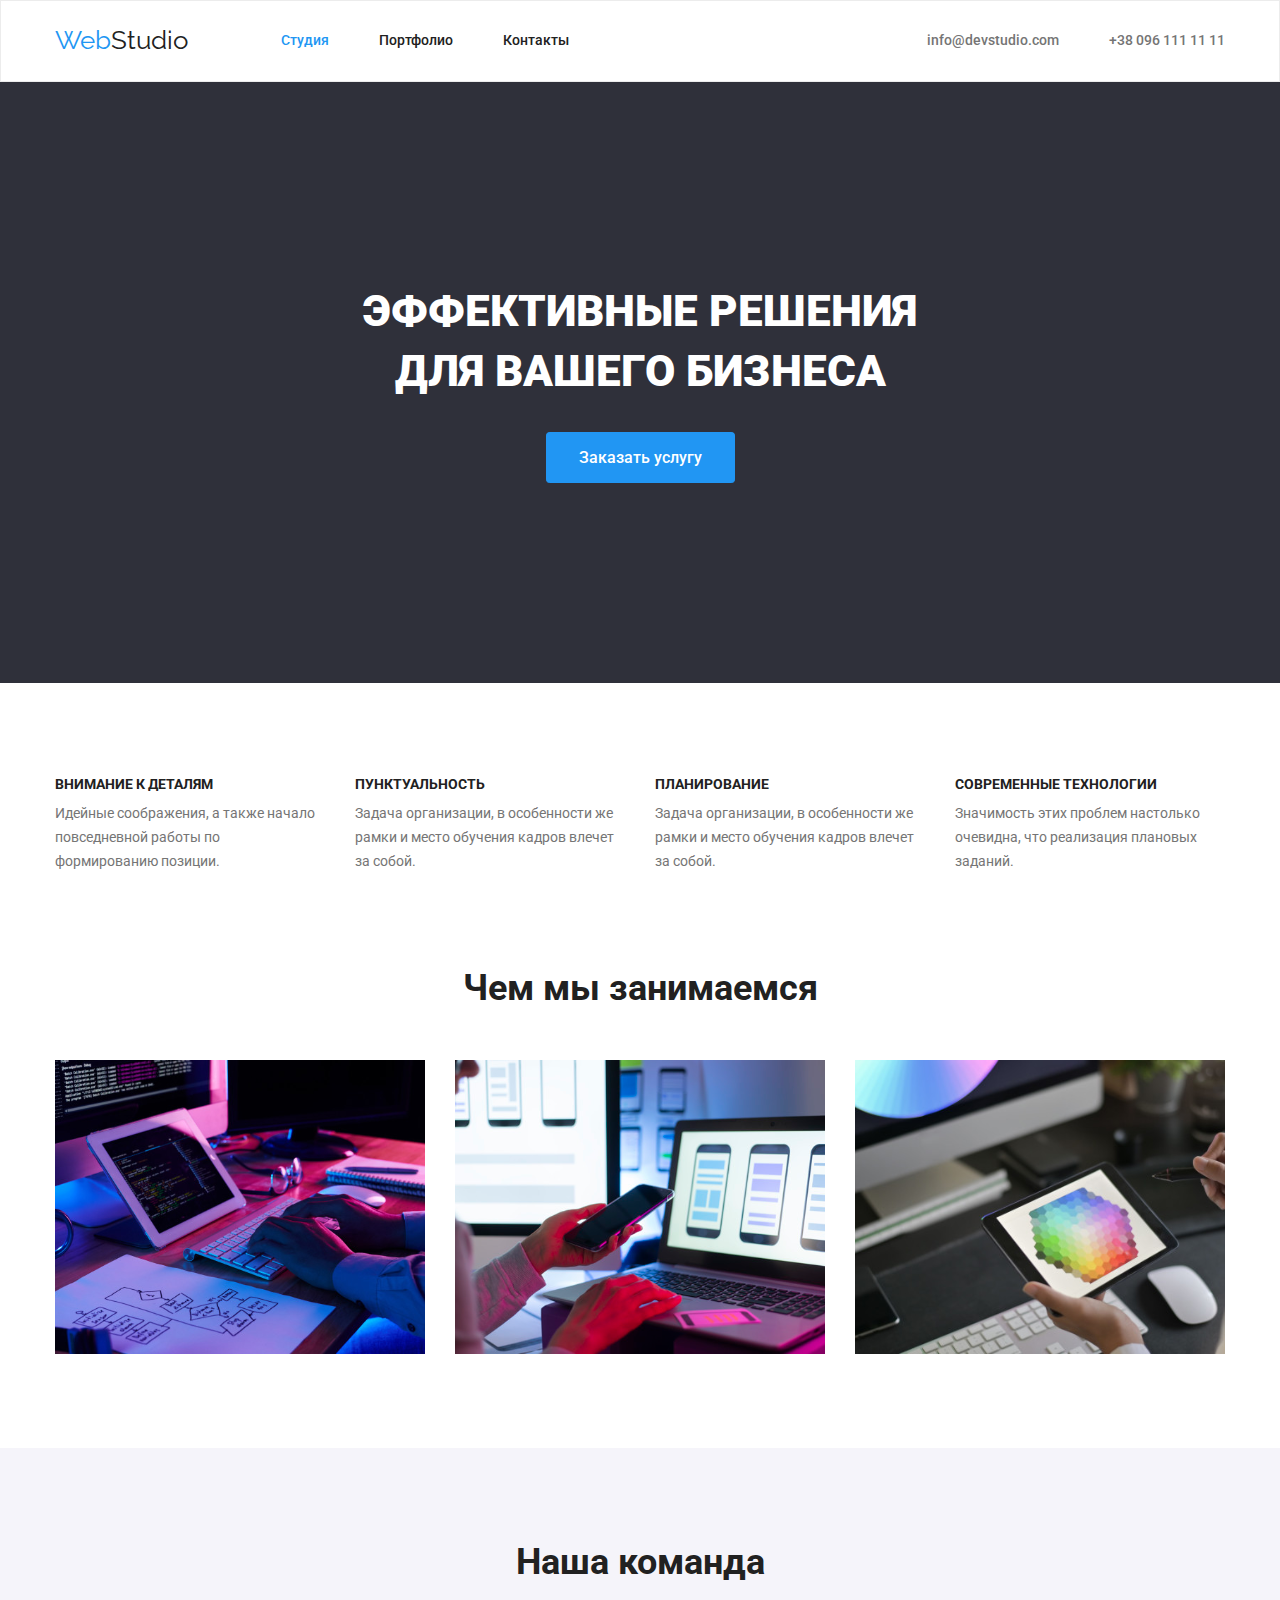
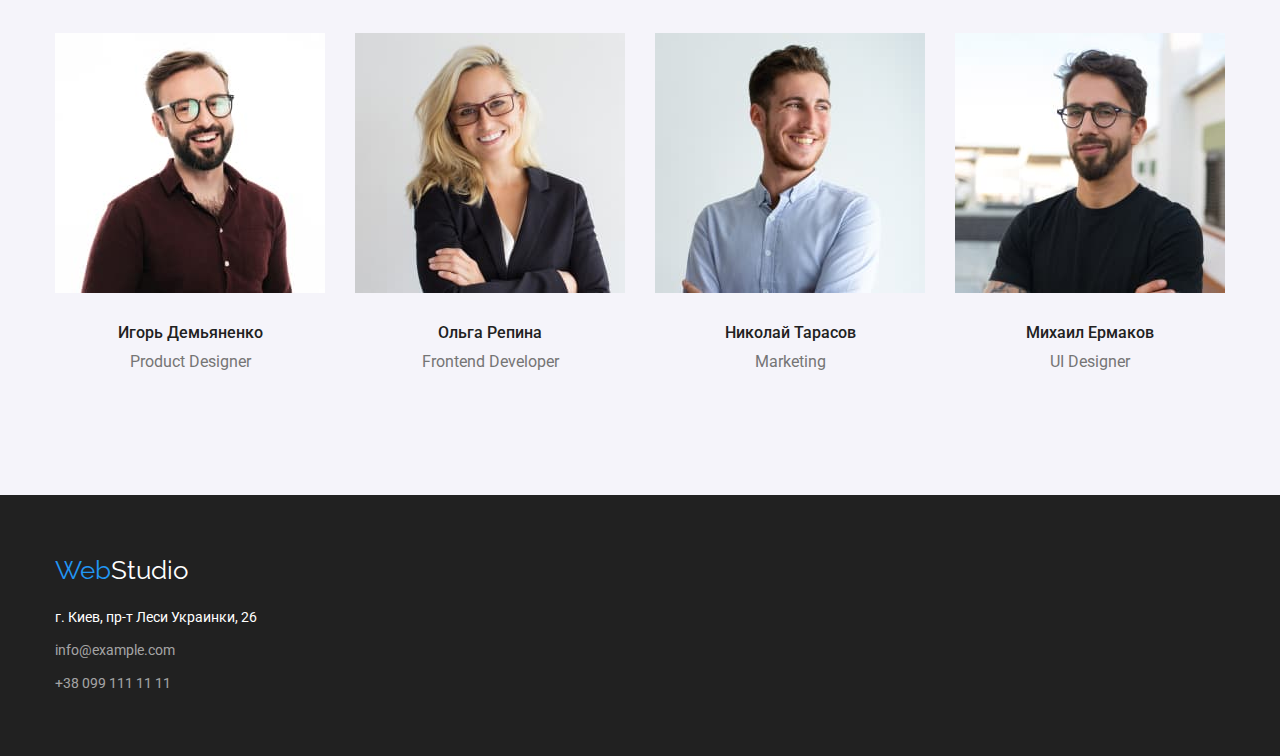
<file: index.html>
<!DOCTYPE html>
<html lang="ru">

<head>
  <meta charset="UTF-8">
    <meta http-equiv="X-UA-Compatible" content="IE=edge">
    <meta name="viewport" content="width=device-width, initial-scale=1.0">
    <title>Document</title>
    <link rel="preconnect" href="https://fonts.googleapis.com">
    <link rel="preconnect" href="https://fonts.gstatic.com" crossorigin>
    <link href="https://fonts.googleapis.com/css2?family=Raleway:wght@700&family=Roboto:wght@400;500;700;900&display=swap"
        rel="stylesheet">
    <link rel="stylesheet" href="https://cdn.jsdelivr.net/npm/modern-normalize@1.1.0/modern-normalize.min.css">
    <link rel="stylesheet" href="./css/styles.css">
</head>

<body class="page">

  <!--Шапка сайта-->

  <header class="page-header ">
    <div class="container page-header-container"> 
    <nav class="page-nav">
      <a href="/" lang="en" class="link logo"><span class="accent">Web</span>Studio</a>
      <ul class="site-nav list">
        <li class="main-item"><a href="" class="link-current">Студия</a> </li>
        <li class="main-item"><a href="./portfolio.html" class="link">Портфолио</a></li>
        <li class="main-item"><a href="" class="link">Контакты</a></li>
      </ul>
      
    </nav>
   
    <ul class="contact-nav list">
      <li class="contact-list"><a href="mailto:info@devstudio.com" class="link">info@devstudio.com</a></li>
      <li class="contact-list"><a href="tel:+380961111111" class="link">+38 096 111 11 11</a></li>
    </ul>
  </div>
  </header>


  <main>
    <!--О компании / Герой-->

    <section class="hero">
      <div class="container-hero">
          <h1 class="hero-title"> ЭФФЕКТИВНЫЕ РЕШЕНИЯ <br>ДЛЯ ВАШЕГО БИЗНЕСА </h1>
          <button class="button button-primary display" type="button">Заказать услугу</button>
      </div>
    </section>
  

    <!--======преимущества=======-->
    <section class="section section-advanteges">
      <div class="container">
      <h2 hidden class="section-plas">Преимущества </h2>
      <ul class="feature-list container-advantage">
        <li class="plas-card">
          <h3 class="plas">Внимание к деталям</h3>
          <p class="description">Идейные соображения, а также начало повседневной работы по формированию позиции.</p>
        </li>
        <li class="plas-card">
          <h3 class="plas"> Пунктуальность</h3>
          <P class="description">Задача организации, в особенности же рамки и место обучения кадров влечет за собой.</P>
        </li>
        <li class="plas-card">
          <h3 class="plas">Планирование </h3>
          <p class="description">Задача организации, в особенности же рамки и место обучения кадров влечет за собой.</p>
        </li>
        <li class="plas-card">
          <h3 class="plas"> Современные технологии</h3>
          <p class="description"> Значимость этих проблем настолько очевидна, что реализация плановых заданий.</p>
        </li>
      </ul>
      </div>
    </section>


    <!--Чем мы занимаемся-->
    <section class="section section-doing">
      <div class="container">
      <h2 class="activity">Чем мы занимаемся </h2>
      <ul class="list container-activity">
        <li class="activity-card">
          <img src="imadges/box1.svg" alt="Нажми" width="370">
        </li>
        <li class="activity-card">
          <img src="imadges/box2.svg" alt="Нажми" width="370">
        </li>
        <li class="activity-card">
          <img src="imadges/box3.svg" alt="Нажми" width="370">
        </li>
      </ul>
      </div>
    </section>
    
    
    <!--Наша команда-->
    <section class="employees-section">
      <div class="container">
      <h2 class="team">Наша команда</h2>
      <ul class="list container-team">
        <li class="team-card">
          <img src="imadges/img1.jpg" alt="Фото" width="270">
          <div class="team-dox">
              <h3 class="team-name"> Игорь Демьяненко</h3>
              <p class="team-profession" lang="en">Product Designer</p>
          </div>
        </li>
        <li  class="team-card">
          <img src="imadges/img2.jpg" alt="Фото" width="270">
          <div class="team-dox">
          <h3 class="team-name"> Ольга Репина</h3>
          <p class="team-profession" lang="en">Frontend Developer</p>
          </div>
        </li>
        <li class="team-card">
          <img src="imadges/img3.jpg" alt="Фото" width="270">
          <div class="team-dox">
          <h3 class="team-name"> Николай Тарасов</h3>
          <p class="team-profession" lang="en"> Marketing </p>
          </div>
        </li>
        <li class="team-card">
          <img src="imadges/img4.jpg" alt="Фото" width="270">
          <div class="team-dox">
          <h3 class="team-name"> Михаил Ермаков</h3>
          <p class="team-profession" lang="en">UI Designer</p>
          </div>
        </li>
      </ul>
      </div>
    </section>
  </main>
  
  <!--Футер-->
  <footer class="dark">
      <div class="conteiner-futer">
          <a href="/" lang="en" class="link logo-footer"><span class="accent">Web</span>Studio</a>
              <address>
                <ul class="feature-list font-style">
                  <li class="futer-list"><a href="https://goo.gl/maps/twGr682eux7RJb1C9" target="_blank" rel=" noopener noreferrer"
              class="link-current">г. Киев, пр-т Леси Украинки, 26</a></li>
                  <li class="futer-list" ><a href="mailto:info@example.com" class="link-current info">info@example.com</a></li>
                  <li class="futer-list"><a href="tel:+380991111111" class="link-current info">+38 099 111 11 11</a></li>
                </ul>
              </address>
        </div>
  </footer>
</body>

</html>
</file>
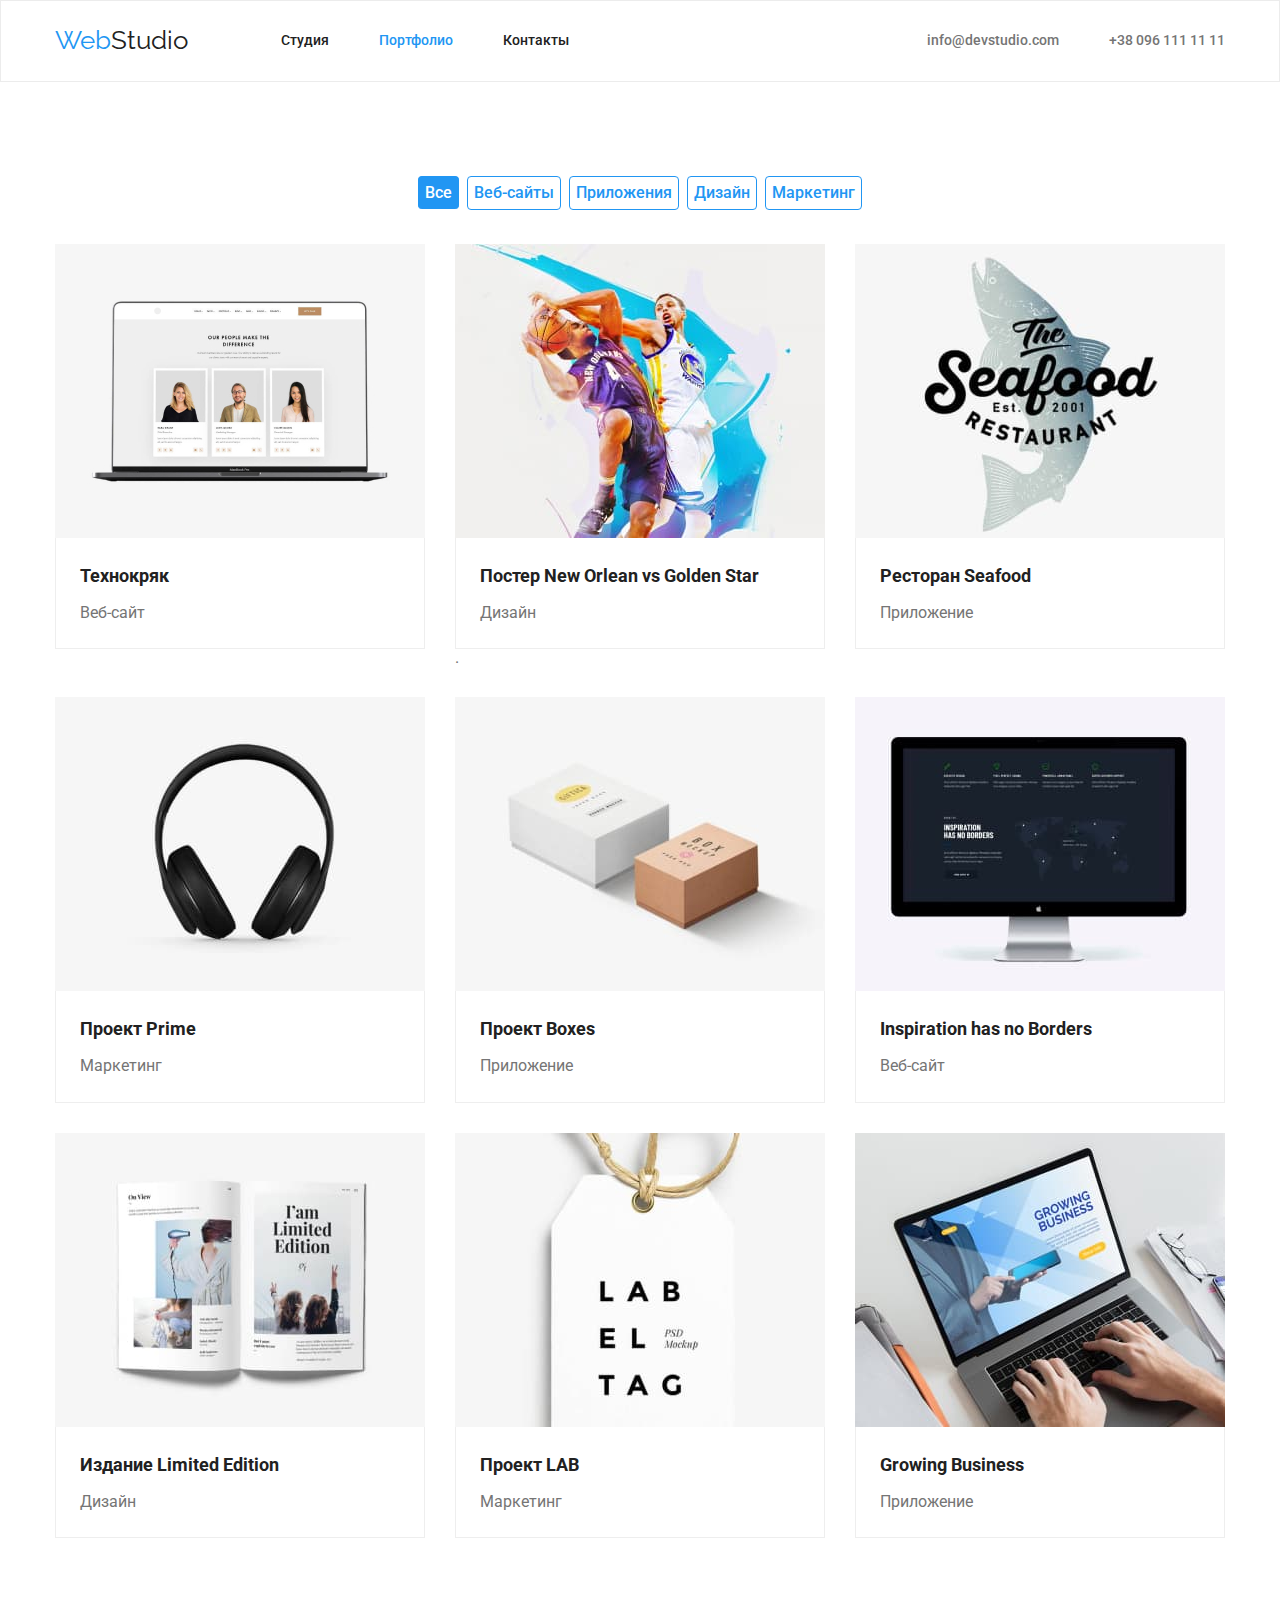
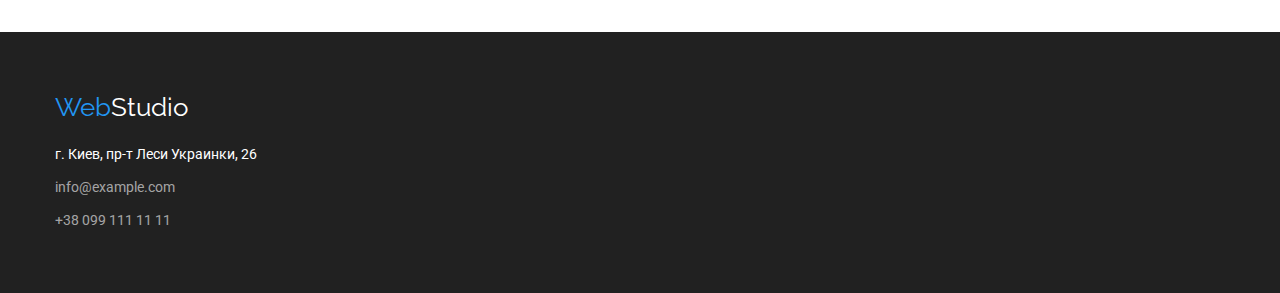
<file: portfolio.html>
<!DOCTYPE html>
<html lang="ru">

<head>
    <meta charset="UTF-8">
    <meta http-equiv="X-UA-Compatible" content="IE=edge">
    <meta name="viewport" content="width=device-width, initial-scale=1.0">
    <title>Document</title>
    <link rel="preconnect" href="https://fonts.googleapis.com">
    <link rel="preconnect" href="https://fonts.gstatic.com" crossorigin>
    <link href="https://fonts.googleapis.com/css2?family=Raleway:wght@700&family=Roboto:wght@400;500;700;900&display=swap"
        rel="stylesheet">
    <link rel="stylesheet" href="https://cdn.jsdelivr.net/npm/modern-normalize@1.1.0/modern-normalize.min.css">
    <link rel="stylesheet" href="./css/styles.css">
</head>

<body class="page">
    <!--Шапка сайта-->
    <header class="page-header">
        <div class="container page-header-container">
            <nav class="page-nav">
                <a href="/" lang="en" class="link logo"><span class="accent">Web</span>Studio</a>
                <ul class="site-nav list">
                    <li class="main-item"><a href="" class="link">Студия</a> </li>
                    <li class="main-item"><a href="./portfolio.html" class="link-current">Портфолио</a></li>
                    <li class="main-item"><a href="" class="link">Контакты</a></li>
                </ul>
            </nav>
    
            <ul class="contact-nav list">
                <li class="contact-list"><a href="mailto:info@devstudio.com" class="link">info@devstudio.com</a></li>
                <li class="contact-list"><a href="tel:+380961111111" class="link">+38 096 111 11 11</a></li>
            </ul>
        </div>
    </header>

    <!--Фильтр-->

    <section class="section section-portfolio">
        <div class="container container-portfolio">

        
        <h1 hidden class="section-title">filter</h1>
        <ul class="feature-list button-portfolio">
            <li><button class="button button-primary" type="button">Все</button></li>
            <li class="list-botton"><button class="button button-secondary" type="button">Веб-сайты</button></li>
            <li class="list-botton"><button class="button button-secondary" type="button">Приложения</button></li>
            <li class="list-botton"><button class="button button-secondary" type="button">Дизайн</button></li>
            <li class="list-botton"><button class="button button-secondary" type="button">Маркетинг</button></li>
        </ul>

        <!--Портфолио-->

        <h2 hidden class="section-title"> portfolio</h2>
        <ul class="list portfolio">
            <li class="portfolio-card">
                    <img src="imadges/Технокряк.jpg" alt="Фото" width="370" Height="294">
                        <div class="portfolio-box">
                             <h3 class="project-name"> Технокряк</h3>
                             <p  class="sphere" lang="en">Веб-сайт</p>
                        </div>
                
            </li>
            <li class="portfolio-card">
                    <img src="imadges/ПостерNewOrleanvsGoldenStar.jpg" alt="Фото" width="370" Height="294">
                        <div class="portfolio-box">
                            <h3 class="project-name"> Постер New Orlean vs Golden Star</h3>
                            <p class="sphere" lang="en">Дизайн</p></div>.
                       </li>
            <li class="portfolio-card">
                    <img src="imadges/РесторанSeafood.jpg" alt="Фото" width="370" Height="294">
                        <div class="portfolio-box">
                            <h3 class="project-name"> Ресторан Seafood</h3>
                            <p class="sphere" lang="en"> Приложение </p>
                        </div>
                        </li>

            <li class="portfolio-card">
                    <img src="imadges/ПроектPrime.jpg" alt="Фото" width="370" Height="294">
                        <div class="portfolio-box">
                            <h3 class="project-name"> Проект Prime </h3>
                            <p class="sphere" lang="en">Маркетинг</p>
                        </div>
                        </li>

            <li class="portfolio-card">
                    <img src="imadges/ПроектBoxes.jpg" alt="Фото" width="370" Height="294">
                        <div class="portfolio-box">
                            <h3 class="project-name"> Проект Boxes </h3>
                            <p  class="sphere" lang="en">Приложение</p>
                        </div>
            </li>

            <li class="portfolio-card">
                    <img src="imadges/InspirationhasnoBorders.jpg" alt="Фото" width="370" Height="294">
                    <div class="portfolio-box">
                    <h3 class="project-name"> Inspiration has no Borders </h3>
                    <p  class="sphere" lang="en">Веб-сайт</p>
                    </div>
            </li>

            <li class="portfolio-card">
                    <img src="imadges/ИзданиеLimitedEdition.jpg" alt="Фото" width="370" Height="294">
                    <div class="portfolio-box">
                    <h3 class="project-name"> Издание Limited Edition </h3>
                    <p  class="sphere" lang="en">Дизайн</p>
                    </div>
            </li>

            <li class="portfolio-card">
                    <img src="imadges/ПроектLAB.jpg" alt="Фото" width="370" Height="294">
                    <div class="portfolio-box">
                    <h3 class="project-name"> Проект LAB</h3>
                    <p class="sphere" lang="en">Маркетинг</p>
                    </div>
            </li>
            
            <li class="portfolio-card">
                    <img src="imadges/GrowingBusiness.jpg" alt="Фото" width="370" Height="294">
                    <div class="portfolio-box">
                    <h3 class="project-name"> Growing Business </h3>
                    <p class="sphere" lang="en">Приложение</p>
                    </div>
            </li>
        </ul>
        </div>
    </section>


    <!--Футер-->
<footer class="dark">
    <div class="conteiner-futer">
        <a href="/" lang="en" class="link logo-footer"><span class="accent">Web</span>Studio</a>
        <address>
            <ul class="feature-list font-style">
                <li class="futer-list"><a href="https://goo.gl/maps/twGr682eux7RJb1C9" target="_blank"
                        rel=" noopener noreferrer" class="link-current">г. Киев, пр-т Леси Украинки, 26</a></li>
                <li class="futer-list"><a href="mailto:info@example.com" class="link-current info">info@example.com</a>
                </li>
                <li class="futer-list"><a href="tel:+380991111111" class="link-current info">+38 099 111 11 11</a></li>
            </ul>
        </address>
    </div>
</footer>
</body>

</html>
</file>
<file: css/styles.css>
/* цвет заголовка и футера h1 #FFFFFF */
/* цвет лого #2196F3  #000000*/
/* цвет оcновного текста #757575 */
/* цвет заголовка h2-h3 #212121*/
/* цвет акцента 2196F3*/

:root {
    --primary-text-color: #757575;
    --title-text-color: #212121;
    --accent-color: #2196F3;
    --primary-bg-color: #FFFFFF;
    --bg-color: #2F303A;
}

/* -------сброс базовых настрек */
h1,
h2,
h3,
h4,
p {
    margin-top: 0;
    margin-bottom: 0;

}

ul,
ol {
    margin-top: 0;
    margin-bottom: 0;
    padding-left: 0;
}

img,
svg {
    display: block;
}


body {
    background-color: var(--primary-bg-color);
    color: var(--primary-text-color);
    font-family: Roboto, sans-serif;
}

.link {
    text-decoration: none;
}

.logo {
    color: var(--title-text-color);
    font-family: Raleway;
    Font-size: 26px;
    line-height: 1.19;
    margin-right: 93px;
}

.accent {
    color: var(--accent-color);
}

.list {
    list-style: none;
}

.feature-list {
    list-style: none;
}

.page {
    background-color: #fff;
    color: #757575;
}

.container {
    width: 1200px;
    margin-left: auto;
    margin-right: auto;
    padding-left: 15px;
    padding-right: 15px;
    /* padding-top: 94px; 
    padding-bottom: 94px;  */
}


/* ======== Шапка сайта -- стилзация --site-nav  */
.page-header {
    padding-top: 24px;
    padding-bottom: 25px;
    border: 1px solid #ECECEC;
    
} 

.page-header-container {
    display: flex;
    align-items: center;
    }

.page-nav {
    display: flex;
    align-items: center;
    
    
}
 
.site-nav {
    display: flex;
    align-items: center;
}

.hero {
    background-color: var(--bg-color);
    text-align: center;
}

.site-nav .link {
    color: var(--title-text-color);
    font-weight: 500;
    font-size: 14px;
    line-height: 1.14;

}

.site-nav .link:hover {
    color: var(--accent-color);
    /*background-color: var(--primary-bg-color);*/
}

.site-nav .link:focus {
    color: var(--accent-color);
    /*background-color: var();*/
}

.site-nav .link-current {
    color: var(--accent-color);
    font-weight: 500;
    font-size: 14px;
    line-height: 1.14;
    /* Vertical-align: Top; */
}

.site-nav .link-current:hover {
    color: var(--accent-color)
}

.site-nav .link-current:focus {
    color: var(--accent-color);
}

.main-item:not(:last-child)  {
    margin-right: 50px;
}


/* .contact-nav  */

.contact-nav {
    display: flex;
    align-items: center;
    margin-left: auto;
    }

.contact-list:not(:last-child) {
    margin-right: 50px;
}
    
.contact-nav .link {
    color: var(--primary-text-color);   
    font-weight: 500;
    font-size: 14px;
    line-height: 1.14;
}

.contact-nav .link:hover {
    color: var(--accent-color);
}

/*.contact-nav .link-current:focus {
    color: var(--accent-color);
}*/

/* ===============section О компании/ герой */
.hero {
    padding-top: 200px;
    padding-bottom: 200px;

}
.hero-title {
    color: var(--primary-bg-color);
   /* Font-family: Roboto;*/
    font-weight: 900;
    Font-size: 44px;
    line-height: 1.36;
    text-align: center;
    background-color: #2F303A;
    margin-bottom: 30px;
}


/*
.site-nav .link {
    text-transform: uppercase;
}
*/

/* ======преимущества======== */
.plas {
    color: var(--title-text-color);
    /*font-family: inherit;*/
    font-weight: 700;
    font-size: 14px;
    line-height: 1.14;
    text-transform: uppercase;
    margin-bottom: 10px;
}

.description {
    color: var(--primary-text-color);
    /*font-family: inherit;*/
    /*font-weight: 400;*/
    font-size: 14px;
    line-height: 1.7;
    }

.container-advantage {
    display: flex;
    gap: 30px;
       
}
.section-advanteges {
    padding-top: 94px;
    padding-bottom: 94px;
}

.plas-card {
    width: 270px;
}


/* ================чем мы занимаемся */
 
.activity {
    color: var(--title-text-color);
   /* font-family: inherit;*/
    font-weight: 700;
    font-size: 36px;
    line-height: 1.16;
    text-align: center;
    margin-bottom: 50px;
    }

.container-activity {
    display: flex;
    gap: 30px;
        }
   
.section-doing {
    padding-bottom: 94px;
}
    


/* ==============наша команда */
.team {
    color: var(--title-text-color);
   /* font-family: inherit;*/
    font-weight: 700;
    font-size: 36px;
    line-height: 1.16;
    text-align: center;
    margin-bottom: 50px;
}

.team-name {
    color: var(--title-text-color);
    /*font-family: inherit;*/
    font-weight: 500;
    font-size: 16px;
    line-height: 1.19;
    text-align: center;
    margin-bottom: 10px;
}

.team-profession {
    color: var(--primary-text-color);
   /* font-family: inherit;*/
    /*font-weight: 400;*/
    /*font-size: 16px;*/
    line-height: 1.19;
    text-align: center;
}

.employees-section {
    background-color: #F5F4FA;
    padding-top: 94px;
        padding-bottom: 94px;
}

.container-team {
    display: flex;
    gap: 30px;
    border-top: 94px;
    border-bottom: 94px;
}

.team-dox {
    padding-top: 30px;
    padding-bottom: 30px;
}

/* Кнопка */
.button {
    font-weight: 500;
    font-size: 16px;
    line-height: 1.87;
    border: 1px solid var(--accent-color);
    border-radius: 4px;
        /* display: inline-block; */
}

.button-primary {
    color: var(--primary-bg-color);
    background-color: var(--accent-color);
    /*border-color: transparent;*/
    margin-right:8px;
    border-bottom: 200px;
}

.button-secondary {
    color: var(--accent-color);
    background-color: var(--primary-bg-color);
    /*border-color: transparent;*/ 
}


/* .button-secondary.button {
    margin-right: 8px;
} */


.button:hover {
    color: var(--primary-bg-color);
    background-color: var(--accent-color);
    cursor: pointer;
}

.button:focus {
    outline: none;
}

.button {
    font-family: inherit;
}

.display {
    margin: 0 auto;
    padding-top: 10px;
    padding-bottom: 10px;
    padding-right: 32px;
    padding-left: 32px;
}


.button-portfolio {
    display: flex;
    /* align-items: center; */
    /* padding-top: 94px; */
    margin-bottom: 34px;
    justify-content: center;

}



/*--Портфолио--*/

.section-portfolio {
    padding-top: 94px;
    padding-bottom: 94px;
}

.list-botton:not(:last-child) {
            margin-right: 8px;
        }

.project-name {
    color: var(--title-text-color);
   /* font-family: inherit;*/
    font-weight: 700;
    font-size: 18px;
    line-height: 2;
    text-align: left;
    margin-bottom: 4px;
}

.sphere {
    color: var(--primary-text-color);
   /* font-family: inherit;*/
    /*font-weight: 400;*/
    /*font-size: 16px;*/
    line-height: 1.89;
    text-align: left;
}

.portfolio {
    display: flex;
    flex-wrap: wrap;
    gap: 30px;
    /* padding-bottom: 94px; */
   
}


.portfolio-card {
    flex-basis: calc((100% - 60px) / 3);
    /* margin-bottom: 50px; */
}

.portfolio-box {
    padding-top: 20px;
    padding-left: 24px;
    padding-right: 24px;
    padding-bottom: 20px;
    border-bottom: 1px solid #EEEEEE;
    border-left:1px solid #EEEEEE;
    border-right: 1px solid #EEEEEE;
}


/* .portfolio-card:not(:nth-child(3n)){
margin-right: 30px;
}

.portfolio-card:not(:nth-last-child(-n + 3)) {
    margin-bottom: 30px;} */

/* ==========Футер */
.logo-footer {
    color: var(--primary-bg-color);
    font-family: Raleway;
    /*font-weight: 400;*/
     font-size: 26px;
    line-height: 1.19;
    margin-bottom: 20px;
    font-style: normal;
    display: block;
    margin-bottom: 20px;
}

.dark {
    background-color: var(--title-text-color);
    padding-top: 60px;
        padding-bottom: 60px;

    }

.link-current {
    color: var(--primary-bg-color);
        /*  font-family: inherit;*/
        /* font-weight: 400;*/
    font-size: 14px;
    line-height: 1.71;
    text-decoration: none;
    
    }



.info {
    color: rgba(255, 255, 255, 0.6);
        /* font-family: inherit;*/
        /*font-weight: 400;*/
    font-size: 14px;
    line-height: 1.71;
    }

.link {
    text-decoration: none;
    }

.futer-list:not(:last-child) {
    margin-bottom: 9px;
    
       }

.feature-list{
    list-style: none;
           }

.font-style {
    font-style: normal;
    }

.conteiner-futer {
    width: 1200px;
    margin-left: auto;
    margin-right: auto;
    padding-left: 15px;
    padding-right: 15px;
       
}
</file>
